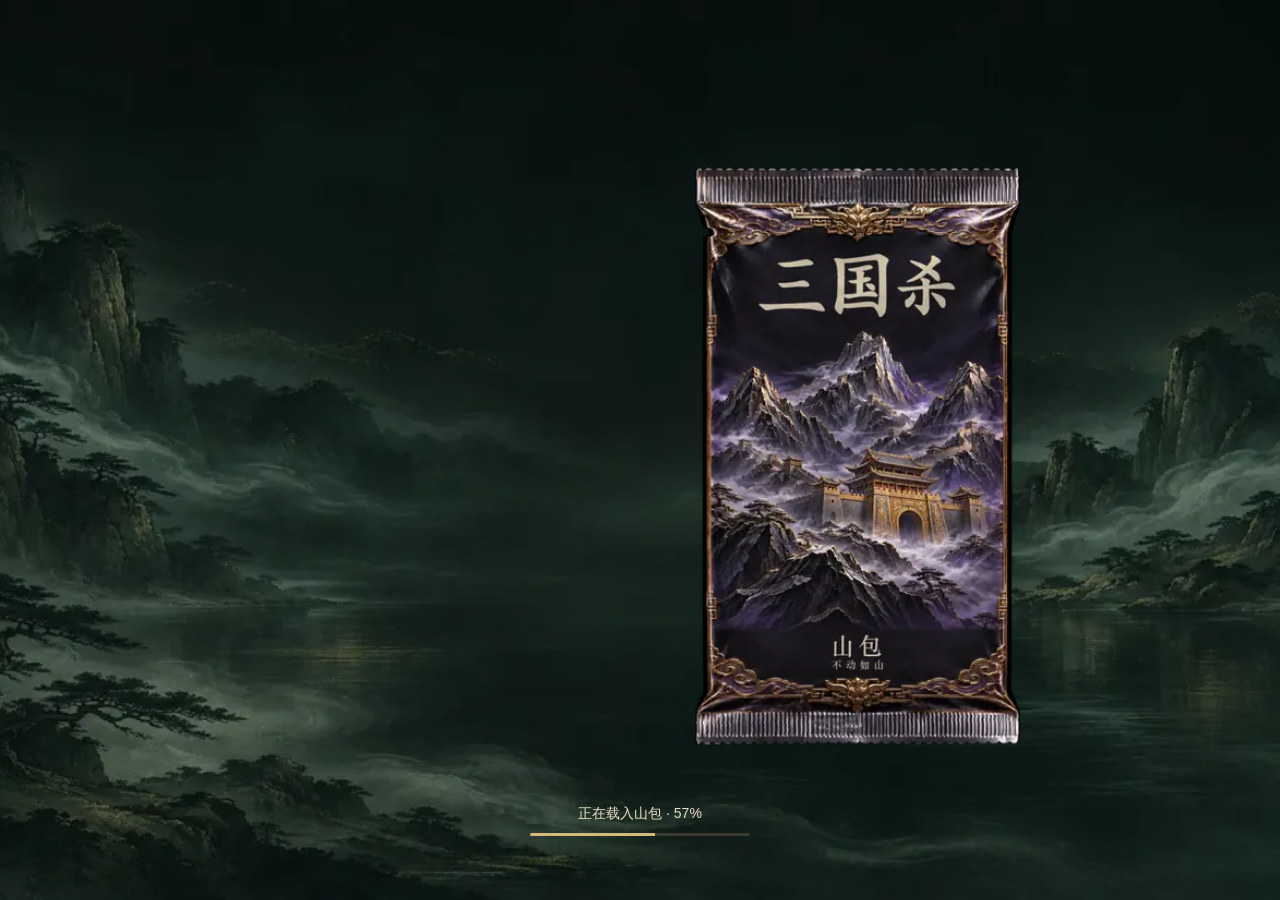
<file: index.html>
<!doctype html>
<html lang="zh-CN" data-screen="game" data-demo="mountain">
<head>
  <meta charset="utf-8">
  <meta name="viewport" content="width=device-width, initial-scale=1, viewport-fit=cover">
  <meta name="theme-color" content="#141512">
  <title>三国杀 · 山包开包试玩</title>
  <link rel="icon" href="data:,">
  <link rel="preload" as="image" href="packs/arrival/mountain.webp">
  <link rel="preload" as="image" href="packs/arrival/stage.webp">
  <link rel="stylesheet" href="style.css">
  <style>
    html, body { background: #141512; overscroll-behavior: none; }
    #GameCanvas { touch-action: none; }
    #pack-arrival {
      position: fixed; z-index: 10; inset: 0;
      background: linear-gradient(#06161545, #06161545), #12221f url("packs/arrival/stage.webp") center / cover no-repeat;
      touch-action: none; transition: opacity .16s ease-out, visibility 0s .16s;
    }
    /* Match the sealed wrapper's position in the Cocos portrait and landscape layouts. */
    #pack-arrival::before {
      content: ""; position: absolute; left: 50%; top: 54.4167%;
      height: 46.107vh; aspect-ratio: 344 / 610; transform: translate(-50%, -50%);
      background: url("packs/arrival/mountain.webp") center / contain no-repeat;
    }
    @media (min-aspect-ratio: 113/100) {
      #pack-arrival::before { left: calc(50% + min(17vw, 30.8333vh)); top: 50.6667%; height: 64.5583vh; }
    }
    @media (max-aspect-ratio: 64/100) {
      #pack-arrival::before { top: calc(50% + 7.3611vw); height: min(124.49vw, calc(85.9155vh - 66.3459vw)); }
    }
    html[data-pack-scene-ready="true"] #pack-arrival { opacity: 0; visibility: hidden; pointer-events: none; }
    @media (prefers-reduced-motion: reduce) { #pack-arrival { transition: none; } }
    .arrival-status {
      position: absolute; inset: auto 0 max(6%, env(safe-area-inset-bottom));
      text-align: center; color: #e9dfc7; font: 14px/1.5 "PingFang SC", sans-serif;
    }
    #arrival-note { margin: 0 12px 9px; }
    #arrival-progress { display: block; width: min(220px, 58vw); height: 3px; margin: 0 auto 10px; appearance: none; border: 0; border-radius: 2px; overflow: hidden; background: #3c3930; accent-color: #d6b87b; }
    #arrival-progress::-webkit-progress-bar { background: #3c3930; }
    #arrival-progress::-webkit-progress-value { background: #d6b87b; }
    #arrival-progress::-moz-progress-bar { background: #d6b87b; }
    .arrival-status button {
      padding: 9px 15px; border: 1px solid #94815e; border-radius: 3px;
      color: #ead9b5; background: #18271f; font: inherit; cursor: pointer;
    }
    [hidden] { display: none !important; }
  </style>
</head>
<body>
  <div id="pack-arrival" aria-busy="true">
    <div class="arrival-status">
      <p id="arrival-note" role="status">正在载入山包…</p>
      <progress id="arrival-progress" aria-label="试玩素材加载进度" max="100"></progress>
      <button id="arrival-retry" type="button" hidden>重新加载</button>
    </div>
  </div>
  <div id="GameDiv" cc_exact_fit_screen="true">
    <div id="Cocos3dGameContainer">
      <canvas id="GameCanvas" aria-label="撕开山包，自选顺序翻开五张牌，点卡面放大查看" tabindex="0" oncontextmenu="event.preventDefault()"></canvas>
    </div>
  </div>
  <script>
    const note = document.getElementById('arrival-note');
    const bar = document.getElementById('arrival-progress');
    const retry = document.getElementById('arrival-retry');
    window.addEventListener('pack-load-progress', ({ detail: { loaded, total } }) => {
      if (!retry.hidden) return;
      const percent = Math.floor(100 * loaded / total);
      bar.value = percent;
      note.textContent = percent === 100 ? '正在准备牌桌…' : '正在载入山包 · ' + percent + '%';
    });
    window.addEventListener('pack-scene-ready', () => {
      document.getElementById('pack-arrival').setAttribute('aria-busy', 'false');
    }, { once: true });
    function reportLoadFailure() {
      note.textContent = '素材加载中断，请检查网络后重试';
      retry.hidden = false;
    }
    retry.addEventListener('click', () => location.reload());
    window.addEventListener('pack-load-error', reportLoadFailure);
  </script>
  <script src="src/polyfills.bundle.js" onerror="reportLoadFailure()"></script>
  <script src="src/system.bundle.js" onerror="reportLoadFailure()"></script>
  <script src="src/import-map.json" type="systemjs-importmap"></script>
  <script>
    if (window.System) System.import('./index.pack-v6.js').catch(reportLoadFailure);
  </script>
</body>
</html>
</file>
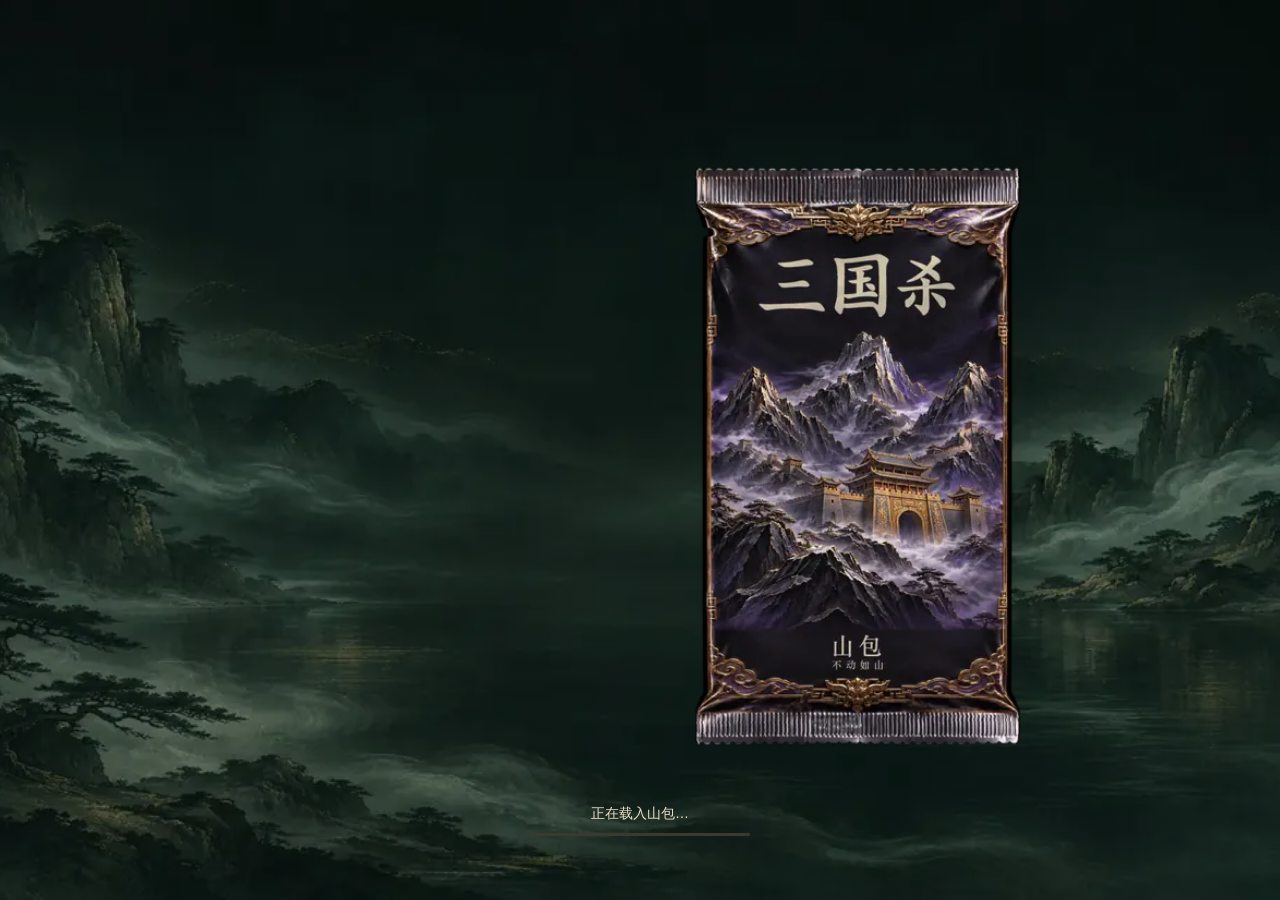
<file: packs.html>
<!doctype html>
<html lang="zh-CN"><head><meta charset="utf-8"><title>三国杀 · 山包开包试玩</title><link rel="icon" href="data:,"><meta http-equiv="refresh" content="0;url=./?v=pack-v6"></head><body><a href="./?v=pack-v6">打开山包</a></body></html>
</file>
<file: style.css>
html {
  -ms-touch-action: none;
}

body, canvas, div {
  display: block;
  outline: none;
  -webkit-tap-highlight-color: rgba(0, 0, 0, 0);

  user-select: none;
  -moz-user-select: none;
  -webkit-user-select: none;
  -ms-user-select: none;
  -khtml-user-select: none;
  -webkit-tap-highlight-color: rgba(0, 0, 0, 0);
}

/* Remove spin of input type number */
input::-webkit-outer-spin-button,
input::-webkit-inner-spin-button {
    /* display: none; <- Crashes Chrome on hover */
    -webkit-appearance: none;
    margin: 0; /* <-- Apparently some margin are still there even though it's hidden */
}

body {
  position: absolute;
  top: 0;
  left: 0;
  width: 100%;
  height: 100%;
  padding: 0;
  border: 0;
  margin: 0;

  cursor: default;
  color: #888;
  background-color: #333;

  text-align: center;
  font-family: Helvetica, Verdana, Arial, sans-serif;

  display: flex;
  flex-direction: column;
}

canvas {
  background-color: rgba(0, 0, 0, 0);
}

#GameDiv, #Cocos3dGameContainer, #GameCanvas {
  width: 100%;
  height: 100%;
}

:root {
  --safe-top: env(safe-area-inset-top);
  --safe-right: env(safe-area-inset-right);
  --safe-bottom: env(safe-area-inset-bottom);
  --safe-left: env(safe-area-inset-left);
}
</file>
